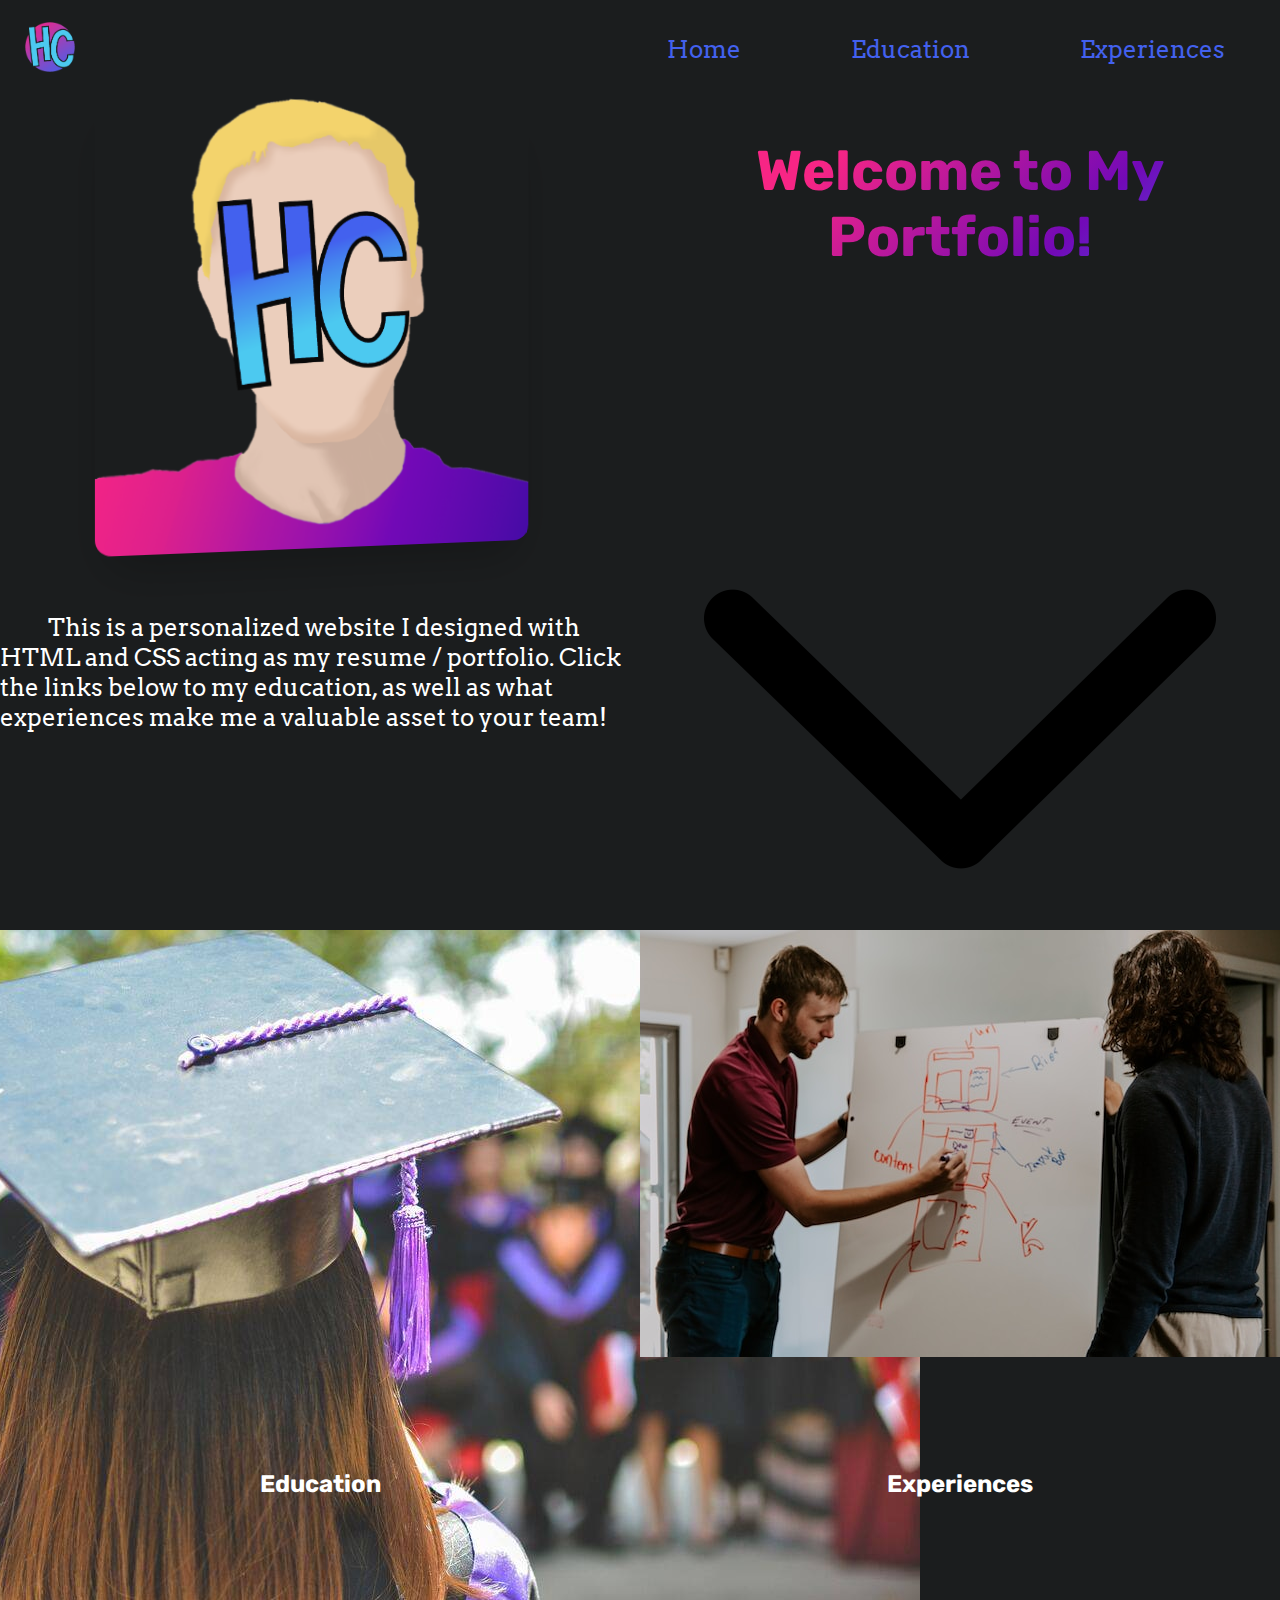
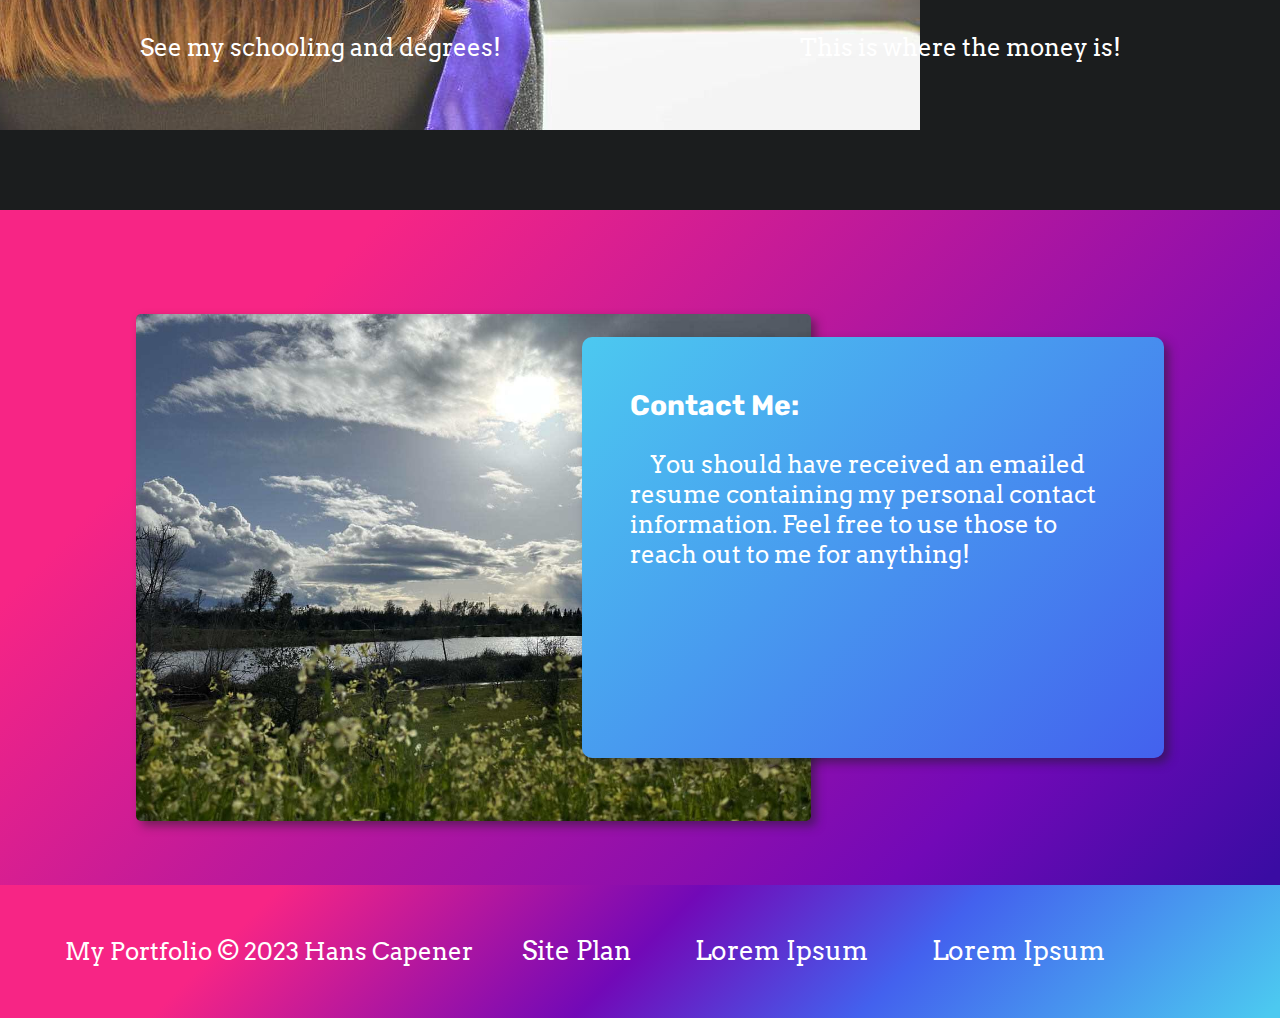
<file: index.html>
<!DOCTYPE html>
<html lang="en">
<head>
    <meta charset="UTF-8">
    <meta http-equiv="X-UA-Compatible" content="IE=edge">
    <meta name="viewport" content="width=device-width, initial-scale=1.0">
    <link rel="stylesheet" href="styles/style.css">
    <link rel="icon" href="images/HCicon.png">
    <title>Hans Capener</title>
</head>

<body>
    <header>
        <nav>
            <a href="index.html">
                <img src="images/HCicon.png" alt="HC Icon">
            </a>
            <a href="index.html">Home</a>
            <a href="education.html">Education</a>
            <a href="experiences.html">Experiences</a>
        </nav>
    </header>

    <main>
        <div id="home-intro-grid">
            <img class="home-big-logo" src="images/HClogoBIG.png" alt="Simple Graphic Logo of Hans Capener">
            <h1 class="home-intro-title">Welcome to My Portfolio!</h1>
            <p class="home-intro-p">This is a personalized website I designed with HTML and CSS acting as my resume / portfolio. Click the links below to my education, as well as what experiences make me a valuable asset to your team!</p>
            <img src="images/downIcon.png" alt="Arrow Down">
        </div>
        <div id="home-card-grid">
            <img class="home-education card-img" src="images/school.jpg" alt="Girl Graduating in Gown and Cap">
            <img class="home-experiences card-img" src="images/tutor.jpg" alt="Male tutoring female using a whiteboard">
            <h2 class="title-on-black">Education</h2>
            <h2 class="title-on-black">Experiences</h2>
            <p class="p-on-black">See my schooling and degrees!</p>
            <p class="p-on-black">This is where the money is!</p>
        </div>
        <div id="home-contact-grid">
            <div class="home-contact-background"></div>
            <img class="home-contact-img card-img" src="images/hero.jpg" alt="Pond on a cloudy day">
            <div class="home-contact-text">
                <h3>Contact Me:</h3>
                <p>You should have received an emailed resume containing my personal contact information. Feel free to use those to reach out to me for anything!</p>
            </div>
        </div>
    </main>

    <footer>
        <p>My Portfolio &copy; 2023 Hans Capener</p>
        <p><a href="scripts/site-plan.html">Site Plan</a></p>
        <p><a href="">Lorem Ipsum</a></p>
        <p><a href="">Lorem Ipsum</a></p>
    </footer>
</body>

</html>
</file>
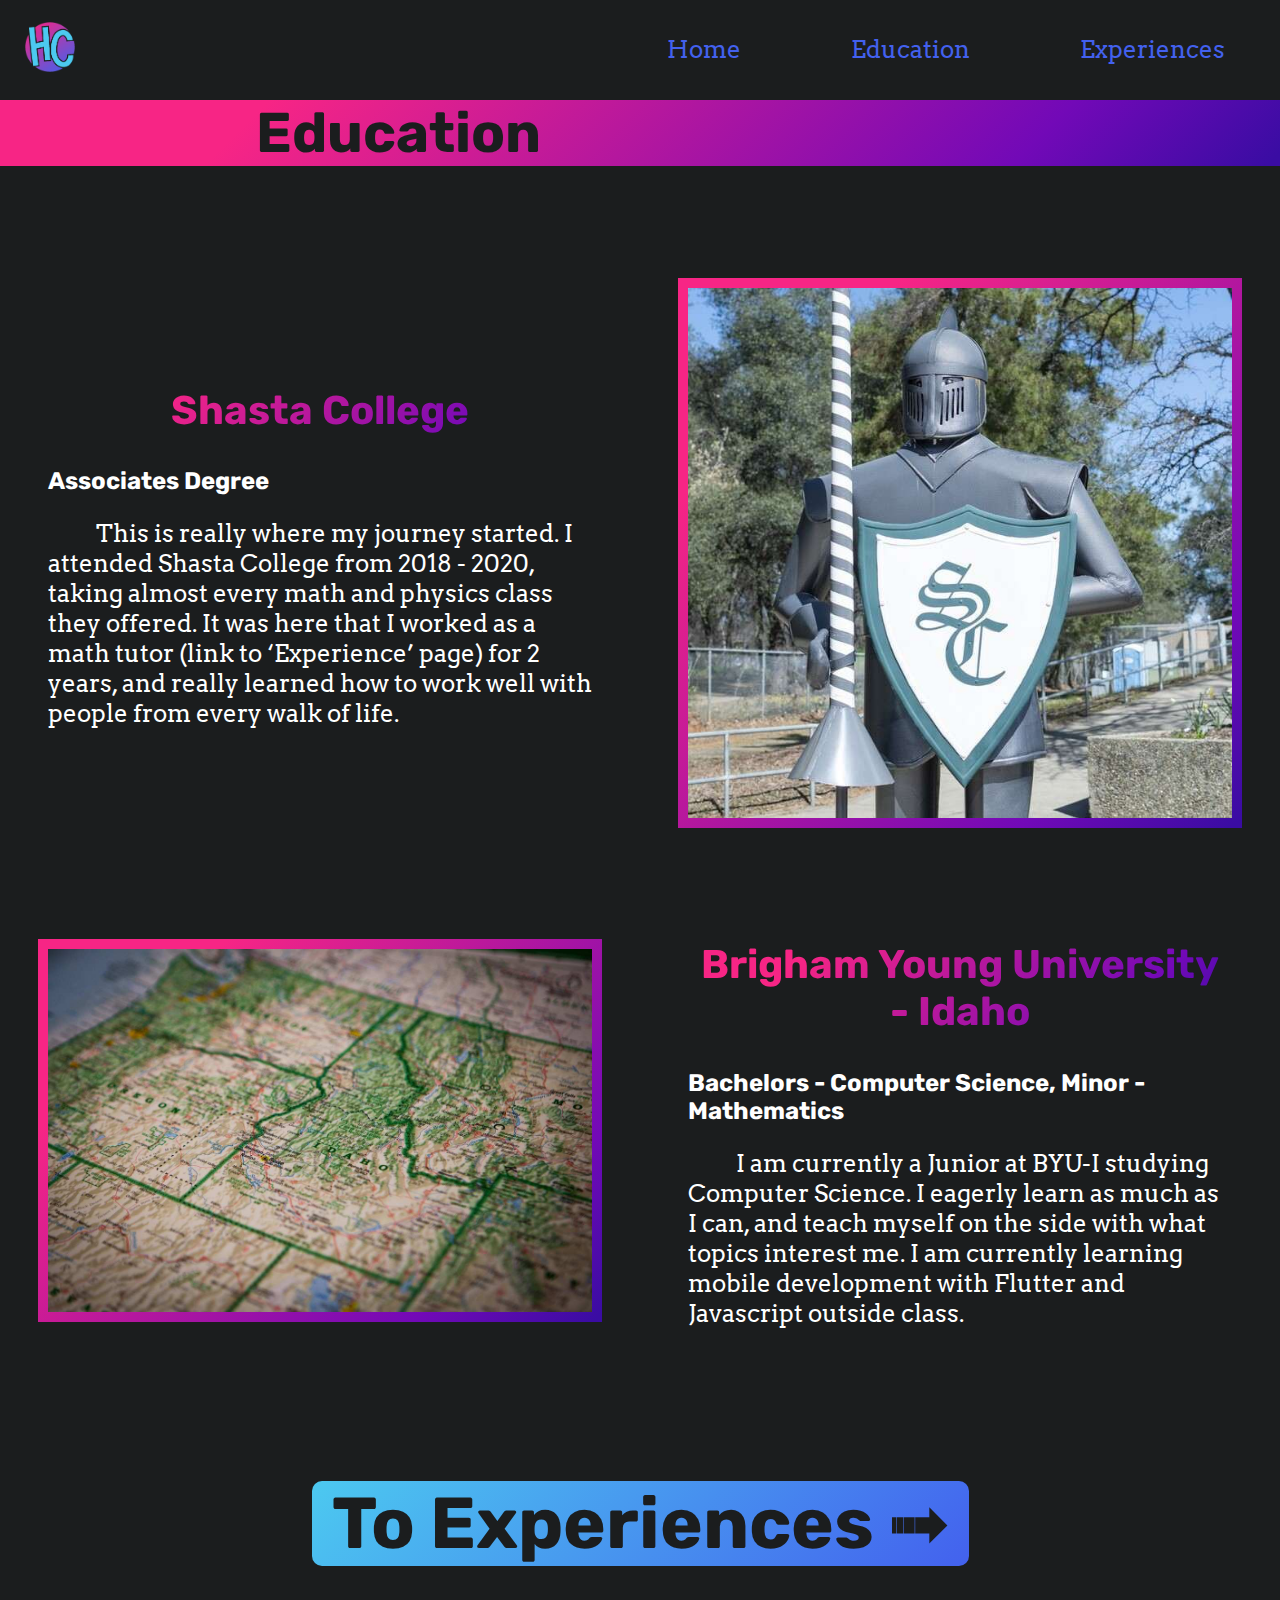
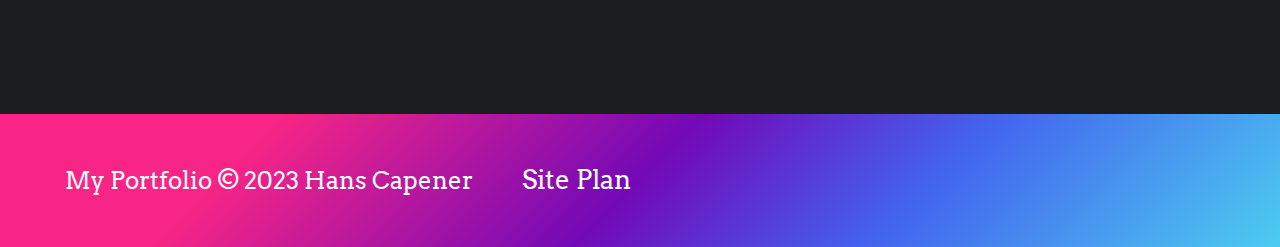
<file: education.html>
<!DOCTYPE html>
<html lang="en">
<head>
    <meta charset="UTF-8">
    <meta http-equiv="X-UA-Compatible" content="IE=edge">
    <meta name="viewport" content="width=device-width, initial-scale=1.0">
    <link rel="stylesheet" href="styles/style.css">
    <link rel="icon" href="images/HCicon.png">
    <title>Hans Capener</title>
</head>

<body>
    <header>
        <nav>
            <a href="index.html">
                <img src="images/HCicon.png" alt="HC Logo">
            </a>
            <a href="index.html">Home</a>
            <a href="education.html">Education</a>
            <a href="experiences.html">Experiences</a>
        </nav>
    </header>

    <main>
        <h1 class="education-title">Education</h1>
        <div class="education-grid">
            <div class="education-sc-text">
                <h2>Shasta College</h2>
                <h3>Associates Degree</h3>
                <p>This is really where my journey started. I attended Shasta College from 2018 - 2020, taking almost every math and physics class they offered. It was here that I worked as a math tutor (link to ‘Experience’ page) for 2 years, and really learned how to work well with people from every walk of life.</p>
            </div>
            <img class="education-sc-img" src="images/shastacollege.jpg" alt="Knight holding a shield with the letters SC representing Shasta College">
            <img class="education-byui-img" src="images/byui.jpg" alt="Map of Idaho">
            <div class="education-byui-text">
                <h2>Brigham Young University - Idaho</h2>
                <h3>Bachelors - Computer Science, Minor - Mathematics</h3>            
                <p>I am currently a Junior at BYU-I studying Computer Science. I eagerly learn as much as I can, and teach myself on the side with what topics interest me. I am currently learning mobile development with Flutter and Javascript outside class.</p>
            </div>
            <a class="card-button subpage-button" href="experiences.html"><h2 class="link-to-experiences">To Experiences ➟</h2></a>
        </div> 
    </main>

    <footer>
        <p>My Portfolio &copy; 2023 Hans Capener</p>
        <p><a href="scripts/site-plan.html">Site Plan</a></p>
    </footer>
</body>

</html>
</file>
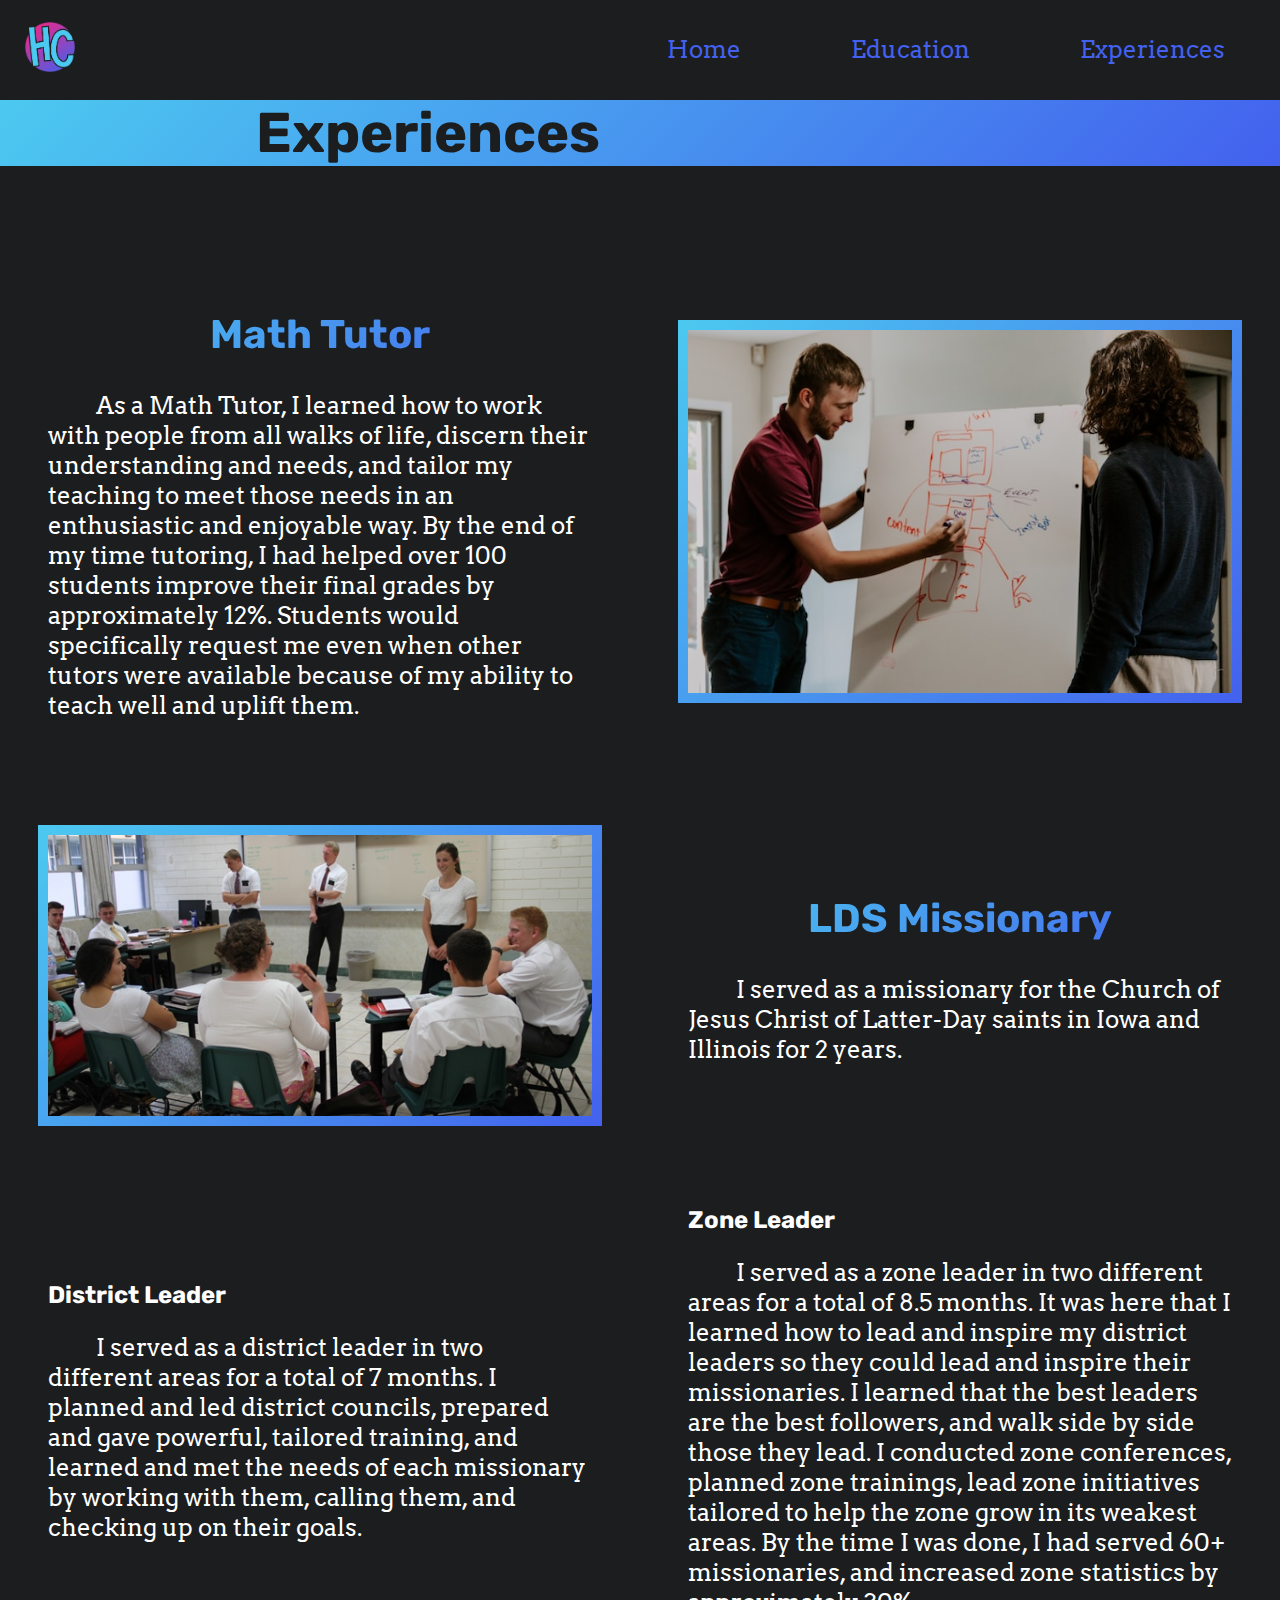
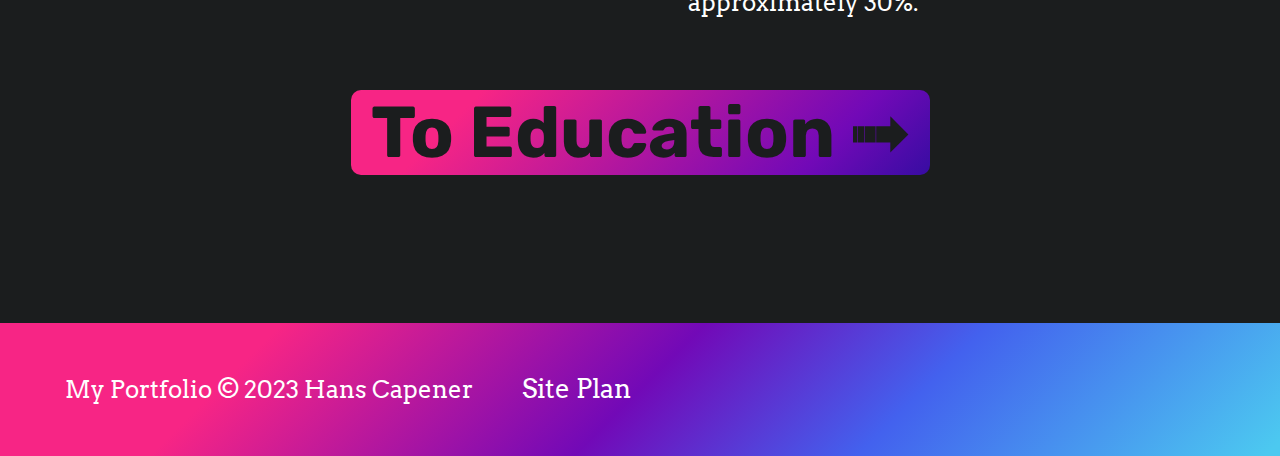
<file: experiences.html>
<!DOCTYPE html>
<html lang="en">
<head>
    <meta charset="UTF-8">
    <meta http-equiv="X-UA-Compatible" content="IE=edge">
    <meta name="viewport" content="width=device-width, initial-scale=1.0">
    <link rel="stylesheet" href="styles/style.css">
    <link rel="icon" href="images/HCicon.png">
    <title>Hans Capener</title>
</head>

<body>
    <header>
        <nav>
            <a href="index.html">
                <img src="images/HCicon.png" alt="HC Logo">
            </a>
            <a href="index.html">Home</a>
            <a href="education.html">Education</a>
            <a href="experiences.html">Experiences</a>
        </nav>
    </header>

    <main>
        <h1 class="experiences-title">Experiences</h1>
        <div class="experiences-grid">
            <div class="experiences-mt-text">
                <h2>Math Tutor</h2>
                <p class="experiences-mt-p">As a Math Tutor, I learned how to work with people from all walks of life, discern their understanding and needs, and tailor my teaching to meet those needs in an enthusiastic and enjoyable way. By the end of my time tutoring, I had helped over 100 students improve their final grades by approximately 12%. Students would specifically request me even when other tutors were available because of my ability to teach well and uplift them.</p>
            </div>
            <img class="experiences-mt-img" src="images/tutor.jpg" alt="Male using a whiteboard to tutor a student">
            <img class="experiences-ms-img" src="images/dc.jpg" alt="A missionary meeting">
            
            <div class="experiences-ms-text">
                <h2>LDS Missionary</h2>
                <p>I served as a missionary for the Church of Jesus Christ of Latter-Day saints in Iowa and Illinois for 2 years.</p>
            </div>
            <div class="experiences-dl-text">
                <h3>District Leader</h3>            
                <p>I served as a district leader in two different areas for a total of 7 months. I planned and led district councils, prepared and gave powerful, tailored training, and learned and met the needs of each missionary by working with them, calling them, and checking up on their goals.</p>
            </div>
            <div class="experiences-zl-text">
                <h3>Zone Leader</h3>
                <p>I served as a zone leader in two different areas for a total of 8.5 months. It was here that I learned how to lead and inspire my district leaders so they could lead and inspire their missionaries. I learned that the best leaders are the best followers, and walk side by side those they lead. I conducted zone conferences, planned zone trainings, lead zone initiatives tailored to help the zone grow in its weakest areas. By the time I was done, I had served 60+ missionaries, and increased zone statistics by approximately 30%.</p>
            </div>
            <a class="card-button subpage-button" href="education.html"><h2 class="link-to-education">To Education ➟</h2></a>
        </div>
    </main>

    <footer>
        <p>My Portfolio &copy; 2023 Hans Capener</p>
        <p><a href="scripts/site-plan.html">Site Plan</a></p>
    </footer>
</body>

</html>
</file>
<file: styles/style.css>
/*
https://www.10bestdesign.com/firms/ecommerce/?gad=1&gclid=CjwKCAjwyeujBhA5EiwA5WD7_UIq4ygN3cCVKFK2t8_s0r9Nm5ve75kMU5QwjICGyD4Mg30mb51-4BoCEC4QAvD_BwE 
*/

@import url('https://fonts.googleapis.com/css2?family=Arvo&family=Crimson+Text&family=Noto+Sans&family=Rubik:wght@300;400;500&display=swap');

:root {
  --primary-color: #F72585   ;
  --secondary-color: #7209B7 ;
  --tertiary-color: #3A0CA3;
  --accent1-color: #4361ee;
  --accent2-color: #4CC9F0;

  --heading-font: 'Rubik', 'Noto Sans', sans-serif;
  --paragraph-font: 'Arvo', 'Crimson Text', serif;

  --headline-color-on-white: #4361ee;
  --headline-color-on-color: white;
  --paragraph-color-on-white: #9ae5fc;
  --paragraph-color-on-color: white;
  --background-color: #1b1d1e;
  --main-gradient: linear-gradient(135deg, #F72585 20%,#7209B7 80%, #3A0CA3 99%);
  --accent-gradient: linear-gradient(135deg, #4CC9F0, #4361EE);
  --full-gradient: linear-gradient(135deg, #F72585 20%,#7209B7 50%, #4361EE 70%, #4CC9F0 99%);
  --paragraph-background-color: #4361ee  ;
  --nav-background-color: linear-gradient(135deg, #F72585 20%,#7209B7 80%, #3A0CA3 99%);
  --nav-hover-link-color: white;
  --nav-hover-background-color: linear-gradient(135deg, #4361EE, #4CC9F0);
}

/*              GENERAL CLASSES             */






html {
    scroll-behavior: smooth;
}
body {
    background-color: var(--background-color);
    color: white;
    margin: 0;
    
}
h1, h2, h3, h4, h5{
    font-family: var(--heading-font);
}
p {
    font-family: var(--paragraph-font);
}

nav {
    display: grid;
    grid-template-columns: 100px 40% auto auto auto;
    align-items: center;
    justify-items: center;
    height: 100px;
}
nav a{
    color: var(--accent1-color);
    text-decoration: none;
    font-size: 1.5em;
    font-family: var(--paragraph-font);
    transition: all .3s;
}
nav a:hover {
    color: var(--accent2-color);
    scale: 1.1;
}
nav a img{ 
    width: 50px;
}
nav a:nth-of-type(2) {grid-column: 3 / 4}
nav a:nth-of-type(3) {grid-column: 4 / 5}
nav a:nth-of-type(4) {grid-column: 5 / 6}

#home-intro-grid {
    display: grid;
    grid-template-columns: 50% 1fr;
    justify-items: center;
    height: 90vh;
}
.home-big-logo {
    width: 35vw;
    transform: perspective(1500px) rotateY(15deg);
    border-radius: 1rem;
    box-shadow: rgba(0, 0, 0, 0.25) 0px 25px 50px -12px;
    transition: transform 1s ease 0s;
}
.home-big-logo:hover {
    transform: perspective(3000px) rotateY(5deg);
}
.home-intro-title {
    font-size: 3.5em;
    background-image: var(--full-gradient);
    background-clip: text;
    -webkit-background-clip: text;
    color: transparent;
    text-align: center;
}

#home-intro-text {
    justify-items: center;
}

.home-intro-p {
    font-size: 1.5em;
    width: 100%;
    text-indent: 2em;
}

.click {
    font-size: 2em;
    text-align: center;
    background-image: var(--full-gradient);
    background-clip: text;
    -webkit-background-clip: text;
    color: transparent;
    text-align: center;
}

.arrow-link {
    grid-column: 1 / 3;
}
.arrow-down {
    width: 10vw;
    background-image: var(--main-gradient);
    background-clip: border-box;
    -webkit-background-clip: border-box;
    color: transparent;
    animation: arrow 4s ease-out infinite;
    animation-fill-mode: both;
}

#home-card-grid {
    display: grid;
    grid-template: 60vh 15vh / 50% 50%;
    justify-items: center;
    height: 100vh;
}

#home-card-grid div img {
    margin: auto;
    width: 35vw;
}

#home-card-grid div {
    margin-top: 10%;
    width: 80%;
    width: max-content;
    height: max-content;

    transform: scale(0.75) rotateY(-30deg) rotateX(45deg) translateZ(4.5rem);
    transform-origin: 50% 100%;
    transform-style: preserve-3d;
    box-shadow: 1rem 1rem 2rem rgba(0, 0, 0, 0.5);
    transition: 0.6s ease transform;
}
#home-card-grid div:hover {
    transform: scale(1);
}
#home-card-grid div::before, #home-card-grid div::after {
    content: " ";
    display: block;
    position: absolute;
    top: 0;
    left: 0;
    width: 99%;
    transition: all 0.6s ease;
}
#home-card-grid div::before {
    transform: translateZ(4rem);
    height: 97.5%;
}
#home-card-grid div::after {
    transform: translateZ(-4rem);
    height: 100%;
    box-shadow: 1rem 1rem 2rem rgba(0, 0, 0, .5);
}
#home-card-grid div:nth-of-type(1)::before {
    border: 5px solid var(--primary-color);
}
#home-card-grid div:nth-of-type(1)::after {
    background-color: var(--primary-color);
}


#home-card-grid div:nth-of-type(2)::before {
    border: 5px solid var(--accent2-color);
}
#home-card-grid div:nth-of-type(2)::after {
    background-color: var(--accent1-color);
}

.card-img {
    margin: 20px;
}

.card-button {
    font-size: 3em;
    text-decoration: none;
    color: var(--background-color);
    border-radius: 10px;
    transition: all .4s;
    width: max-content !important;
    height: max-content;
    margin: 1em 0;
}
.card-button:hover {
    transform: scale(1.1);
    color: var(--headline-color-on-color);
}

.card-button h2{
    border-radius: 10px;
    padding: 0 20px;
    margin: 0;
    width: max-content !important;
}

#home-card-grid a:nth-of-type(1) {
    background-image: var(--main-gradient);

}
#home-card-grid a:nth-of-type(2) {
    background-image: var(--accent-gradient);
}

#home-card-grid p {
    margin-top: 2em;
    font-size: 1.5em;
}

#home-contact-grid {
    display: grid;
    grid-template: 2fr 1fr 10fr 1fr 2fr / repeat(11, 1fr);
    background-color: var(--background-color);
    height: 75vh;
}
.home-contact-background {
    background-image: var(--main-gradient);
    grid-area: 1 / 1 / 6 / 12;
}
.home-contact-img {
    height: 100%;
    grid-area: 2 / 2 / 5 / 7;
    border-radius: 5px;
    box-shadow: 5px 5px 10px rgba(27, 29, 30, .5);
}
.home-contact-text {
    grid-area: 3 / 6 / 4 / 11;
    background-image: var(--accent-gradient);
    border-radius: 10px;
    padding: 1em 2em;
    font-size: 1.5em;
    box-shadow: 5px 5px 10px rgba(27, 29, 30, .5);
}
.home-contact-text p {
    text-indent: 20px;
}

/*              EDUCATION PAGE               */

.education-title {
    background-image: var(--main-gradient);
    color: var(--background-color);
    margin: 0 0 2em;
    font-size: 3.5em;
    padding-left: 20%;
}
.education-grid {
    display: grid;
    grid-template-columns: 50% 50%;
    justify-items: center;
    align-items: center;
    margin-bottom: 100px; 
}
.education-grid > * {
    width: 85%;
}
.education-grid div h2 {
    font-size: 2.5em;
    text-align: center;
    background-image: var(--main-gradient);
    background-clip: text;
    -webkit-background-clip: text;
    color: transparent;
}
.education-grid div h3 {
    font-size: 1.5em;
    margin: 0;
}
.education-grid p {
    text-indent: 2em;
    font-size: 1.5em;
}
.education-grid img {
    padding: 10px;
    background-image: var(--main-gradient);
}
.education-byui-img, .education-byui-text {
    margin: 5em 0;
}
.subpage-button {
    grid-column: 1 / 3;
}
.link-to-experiences {
    background-image: var(--accent-gradient);
    width: max-content;
    margin: 0;
}


/*              EXPERIENCES             */
.experiences-title {
    background-image: var(--accent-gradient);
    color: var(--background-color);
    margin: 0 0 2em;
    font-size: 3.5em;
    padding-left: 20%;
}
.experiences-grid {
    display: grid;
    grid-template-columns: 50% 50%;
    justify-items: center;
    align-items: center;
    margin-bottom: 100px; 

}
.experiences-grid > * {
    width: 85%;
}
.experiences-grid div h2 {
    font-size: 2.5em;
    text-align: center;
    background-image: var(--accent-gradient);
    background-clip: text;
    -webkit-background-clip: text;
    color: transparent;
}
.experiences-grid div h3 {
    font-size: 1.5em;
    margin: 0;
}
.experiences-grid p {
    text-indent: 2em;
    font-size: 1.5em;
}
.experiences-grid img {
    padding: 10px;
    background-image: var(--accent-gradient);
}
.experiences-ms-img, .experiences-ms-text {
    margin: 5em 0;
}
.link-to-education {
    background-image: var(--main-gradient);
    width: max-content;
}



/*              FOOTER              */

.footer-space {
    height: 25vh;
}

footer {
    background-image: var(--full-gradient);
    max-height: 100px;
    padding: 50px;
}
footer * {
    display: inline;
    padding: 15px;
    font-size: 1.5em;
    color: var(--headline-color-on-color)
}
footer a {
    text-decoration: none;
    font-size: 1.1em;
}
footer a:hover {
    text-decoration: underline;
}



/*              SCROLLBAR               */
::-webkit-scrollbar {
    width: 15px;
}
::-webkit-scrollbar-track {
    box-shadow: inset 0 0 5px var(--tertiary-color); 
    border-radius: 10px;
}
::-webkit-scrollbar-thumb {
    background-color: var(--tertiary-color); 
    border-radius: 10px;
}
::-webkit-scrollbar-thumb:hover {
    background-color: var(--primary-color);
}


@keyframes arrow {
    0% {
        
    }
    80% {
        transform:
            translate3d(0px, -16px, 0px)

    }
    100% {
        transform:
            translate3d(0px, 0px, 0px)
    }
}

@keyframes card {
    0% {
        transform:
            rotateX(51deg)
            rotateZ(43deg);
        border-radius: 32px;
        box-shadow:
            1px 1px 0 1px #f9f9fb,
            -1px 0 28px 0 rgba(34, 33, 81, 0.01),
            28px 28px 28px 0 rgba(34, 33, 81, 0.25);
    }
    50% {
        transform:
            translate3d(0px, -16px, 0px)
            rotateX(51deg)
            rotateZ(43deg);
        box-shadow:
            1px 1px 0 1px #f9f9fb,
            -1px 0 28px 0 rgba(34, 33, 81, 0.01),
            54px 54px 28px -10px rgba(34, 33, 81, 0.15);
    }
    100% {
        transform:
            rotateX(51deg)
            rotateZ(43deg);
        border-radius: 32px;
        box-shadow:
            1px 1px 0 1px #f9f9fb,
            -1px 0 28px 0 rgba(34, 33, 81, 0.01),
            28px 28px 28px 0 rgba(34, 33, 81, 0.25);
    }
}

@media screen and (max-width: 900px) {
    nav a {
        display: block;
    }
    #home-intro-grid {
        display: block;
    }
    #home-card-grid {
        display: block;
        grid-template-rows: 60vh 15vh;
    }
}
</file>
